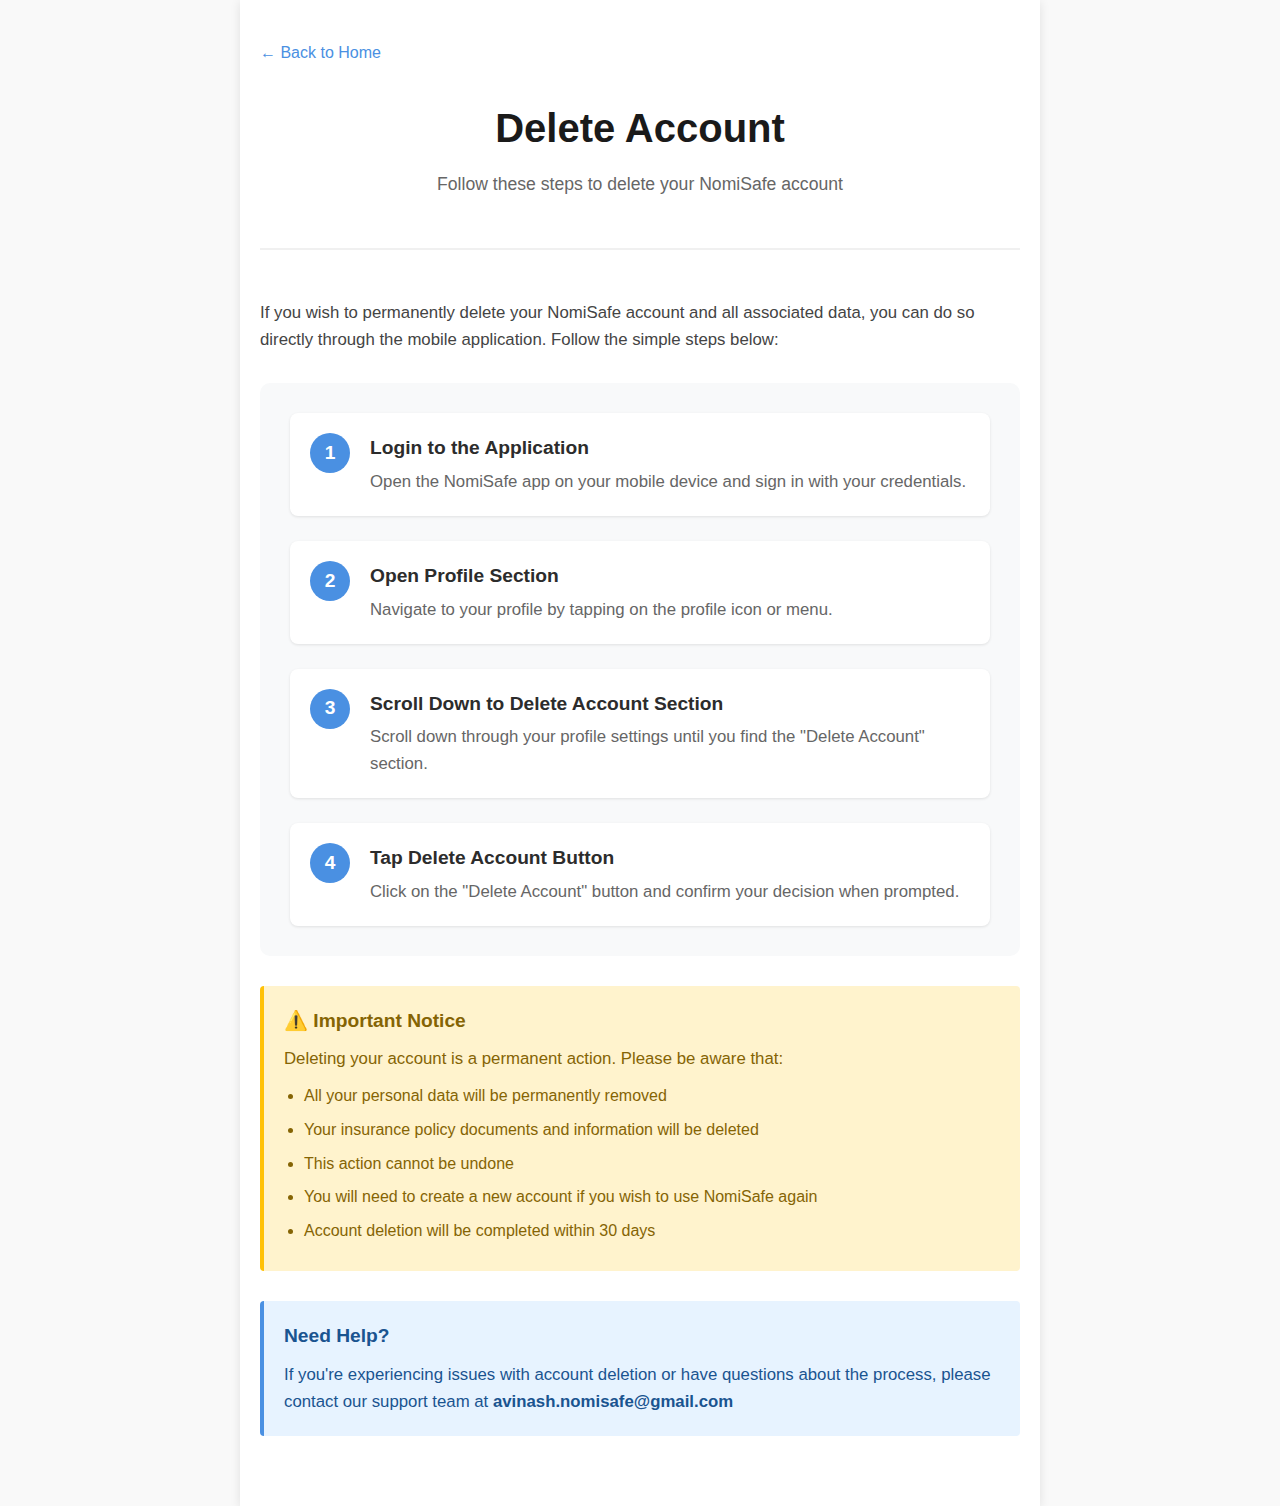
<file: delete-account.html>
<!DOCTYPE html>
<html lang="en">
  <head>
    <meta charset="UTF-8" />
    <meta name="viewport" content="width=device-width, initial-scale=1.0" />
    <title>Delete Account | NomiSafe</title>
    <link
      href="https://framerusercontent.com/images/sbMEOPcZkrafAtpDV2sGovzCQoY.png"
      rel="icon"
      media="(prefers-color-scheme: light)"
    />
    <link
      href="https://framerusercontent.com/images/sbMEOPcZkrafAtpDV2sGovzCQoY.png"
      rel="icon"
      media="(prefers-color-scheme: dark)"
    />
    <style>
      * {
        margin: 0;
        padding: 0;
        box-sizing: border-box;
      }

      body {
        font-family: -apple-system, BlinkMacSystemFont, "Segoe UI", Roboto,
          Oxygen, Ubuntu, Cantarell, "Open Sans", "Helvetica Neue", sans-serif;
        line-height: 1.6;
        color: #333;
        background-color: #f9f9f9;
      }

      .container {
        max-width: 800px;
        margin: 0 auto;
        padding: 40px 20px;
        background-color: white;
        box-shadow: 0 2px 10px rgba(0, 0, 0, 0.1);
        min-height: 100vh;
      }

      header {
        text-align: center;
        margin-bottom: 50px;
        padding-bottom: 30px;
        border-bottom: 2px solid #f0f0f0;
      }

      h1 {
        font-size: 2.5em;
        color: #1a1a1a;
        margin-bottom: 10px;
        font-weight: 700;
      }

      .subtitle {
        color: #666;
        font-size: 1.1em;
        margin-top: 10px;
      }

      h2 {
        font-size: 1.8em;
        color: #2c2c2c;
        margin-top: 40px;
        margin-bottom: 20px;
        font-weight: 600;
      }

      p {
        margin-bottom: 20px;
        color: #444;
        font-size: 1.05em;
      }

      .steps-container {
        background-color: #f8f9fa;
        padding: 30px;
        border-radius: 10px;
        margin: 30px 0;
      }

      .step {
        display: flex;
        align-items: flex-start;
        margin-bottom: 25px;
        padding: 20px;
        background-color: white;
        border-radius: 8px;
        box-shadow: 0 1px 3px rgba(0, 0, 0, 0.1);
      }

      .step:last-child {
        margin-bottom: 0;
      }

      .step-number {
        flex-shrink: 0;
        width: 40px;
        height: 40px;
        background-color: #4a90e2;
        color: white;
        border-radius: 50%;
        display: flex;
        align-items: center;
        justify-content: center;
        font-weight: bold;
        font-size: 1.2em;
        margin-right: 20px;
      }

      .step-content {
        flex: 1;
      }

      .step-title {
        font-size: 1.2em;
        font-weight: 600;
        color: #2c2c2c;
        margin-bottom: 5px;
      }

      .step-description {
        color: #666;
        margin: 0;
      }

      .warning-box {
        background-color: #fff3cd;
        border-left: 4px solid #ffc107;
        padding: 20px;
        margin: 30px 0;
        border-radius: 4px;
      }

      .warning-box h3 {
        color: #856404;
        margin-top: 0;
        margin-bottom: 10px;
        font-size: 1.2em;
      }

      .warning-box p {
        color: #856404;
        margin-bottom: 10px;
      }

      .warning-box ul {
        margin: 10px 0 0 20px;
        color: #856404;
      }

      .warning-box li {
        margin-bottom: 8px;
      }

      .info-box {
        background-color: #e7f3ff;
        border-left: 4px solid #4a90e2;
        padding: 20px;
        margin: 30px 0;
        border-radius: 4px;
      }

      .info-box h3 {
        color: #1a5490;
        margin-top: 0;
        margin-bottom: 10px;
        font-size: 1.2em;
      }

      .info-box p {
        color: #1a5490;
        margin-bottom: 0;
      }

      .back-link {
        display: inline-block;
        margin-bottom: 30px;
        color: #4a90e2;
        text-decoration: none;
        font-weight: 500;
      }

      .back-link:hover {
        text-decoration: underline;
      }

      @media (max-width: 768px) {
        .container {
          padding: 30px 15px;
        }

        h1 {
          font-size: 2em;
        }

        h2 {
          font-size: 1.5em;
        }

        .step {
          padding: 15px;
        }

        .step-number {
          width: 35px;
          height: 35px;
          font-size: 1em;
          margin-right: 15px;
        }

        .step-title {
          font-size: 1.1em;
        }
      }
    </style>
  </head>
  <body>
    <div class="container">
      <a href="index.html" class="back-link">← Back to Home</a>

      <header>
        <h1>Delete Account</h1>
        <p class="subtitle">
          Follow these steps to delete your NomiSafe account
        </p>
      </header>

      <div class="section">
        <p>
          If you wish to permanently delete your NomiSafe account and all
          associated data, you can do so directly through the mobile
          application. Follow the simple steps below:
        </p>
      </div>

      <div class="steps-container">
        <div class="step">
          <div class="step-number">1</div>
          <div class="step-content">
            <div class="step-title">Login to the Application</div>
            <p class="step-description">
              Open the NomiSafe app on your mobile device and sign in with your
              credentials.
            </p>
          </div>
        </div>

        <div class="step">
          <div class="step-number">2</div>
          <div class="step-content">
            <div class="step-title">Open Profile Section</div>
            <p class="step-description">
              Navigate to your profile by tapping on the profile icon or menu.
            </p>
          </div>
        </div>

        <div class="step">
          <div class="step-number">3</div>
          <div class="step-content">
            <div class="step-title">Scroll Down to Delete Account Section</div>
            <p class="step-description">
              Scroll down through your profile settings until you find the
              "Delete Account" section.
            </p>
          </div>
        </div>

        <div class="step">
          <div class="step-number">4</div>
          <div class="step-content">
            <div class="step-title">Tap Delete Account Button</div>
            <p class="step-description">
              Click on the "Delete Account" button and confirm your decision
              when prompted.
            </p>
          </div>
        </div>
      </div>

      <div class="warning-box">
        <h3>⚠️ Important Notice</h3>
        <p>
          Deleting your account is a permanent action. Please be aware that:
        </p>
        <ul>
          <li>All your personal data will be permanently removed</li>
          <li>
            Your insurance policy documents and information will be deleted
          </li>
          <li>This action cannot be undone</li>
          <li>
            You will need to create a new account if you wish to use NomiSafe
            again
          </li>
          <li>Account deletion will be completed within 30 days</li>
        </ul>
      </div>

      <div class="info-box">
        <h3>Need Help?</h3>
        <p>
          If you're experiencing issues with account deletion or have questions
          about the process, please contact our support team at
          <strong>avinash.nomisafe@gmail.com</strong>
        </p>
      </div>
    </div>
  </body>
</html>
</file>
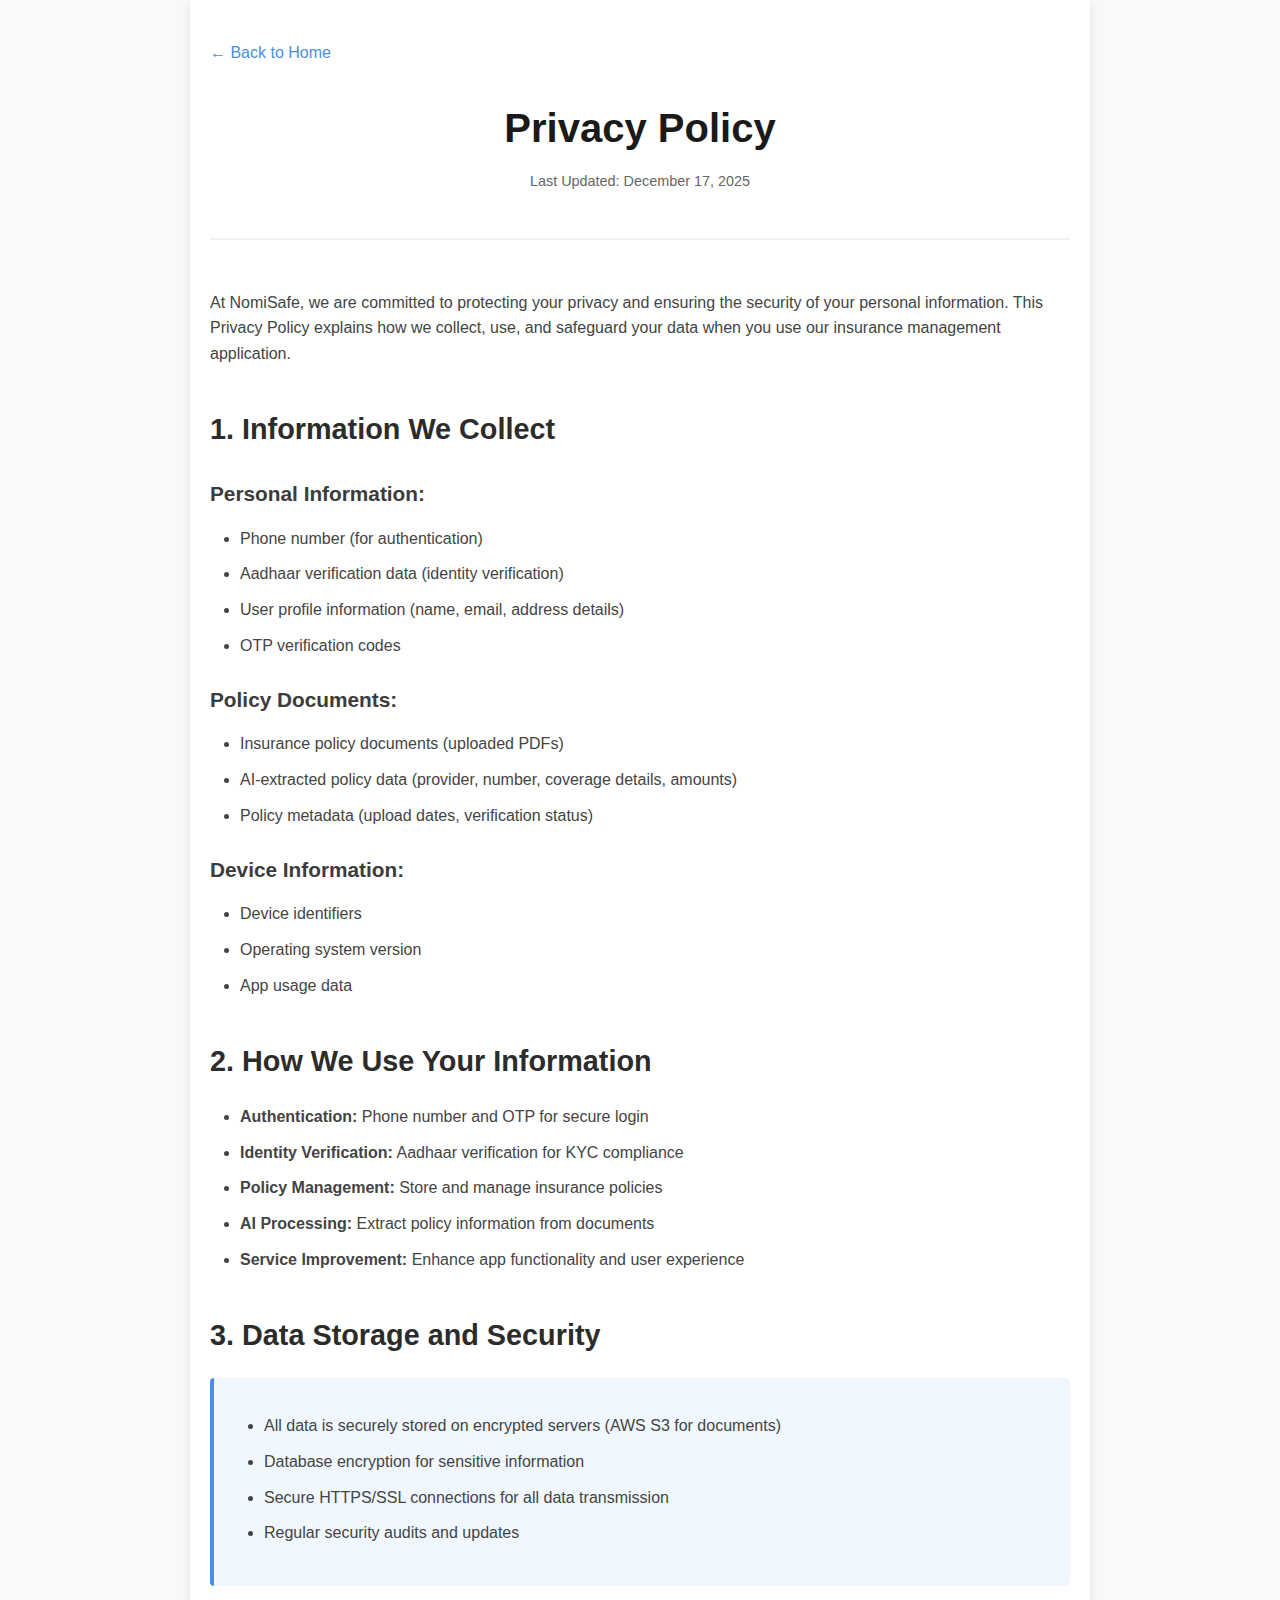
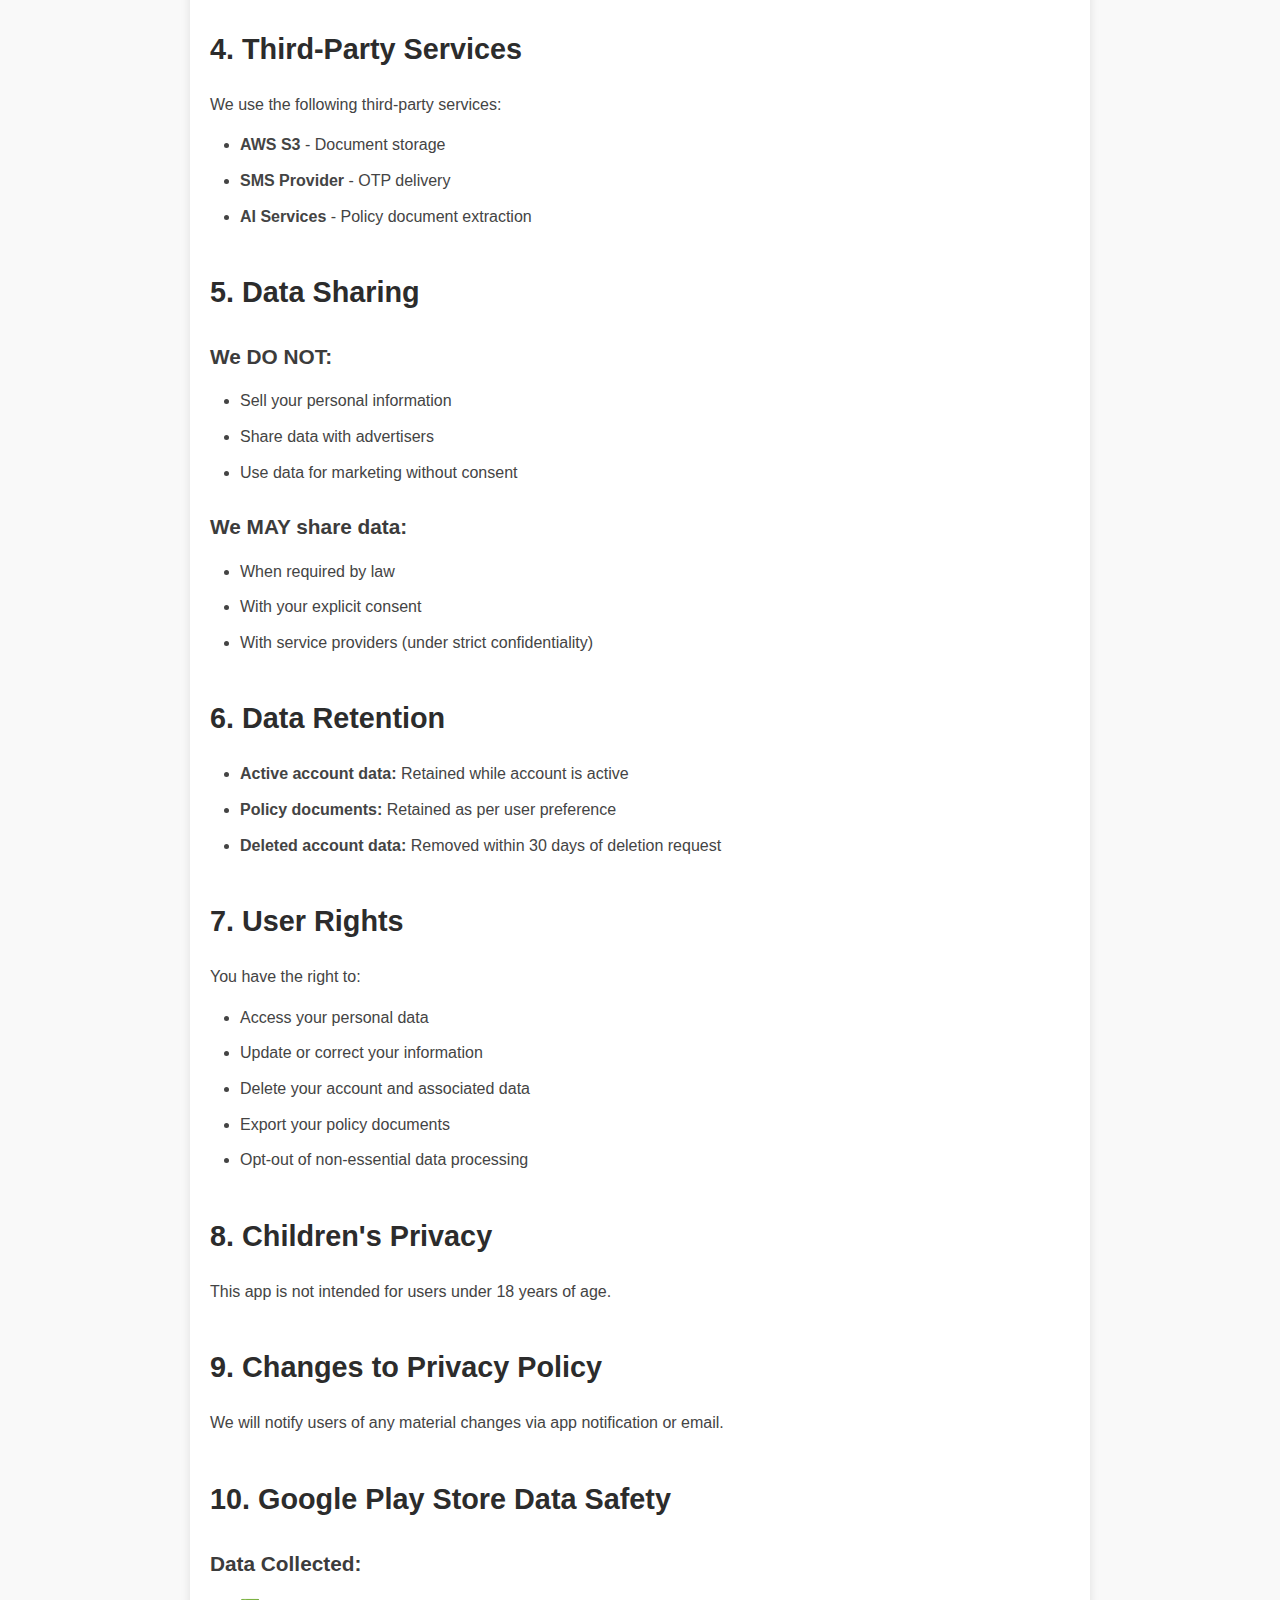
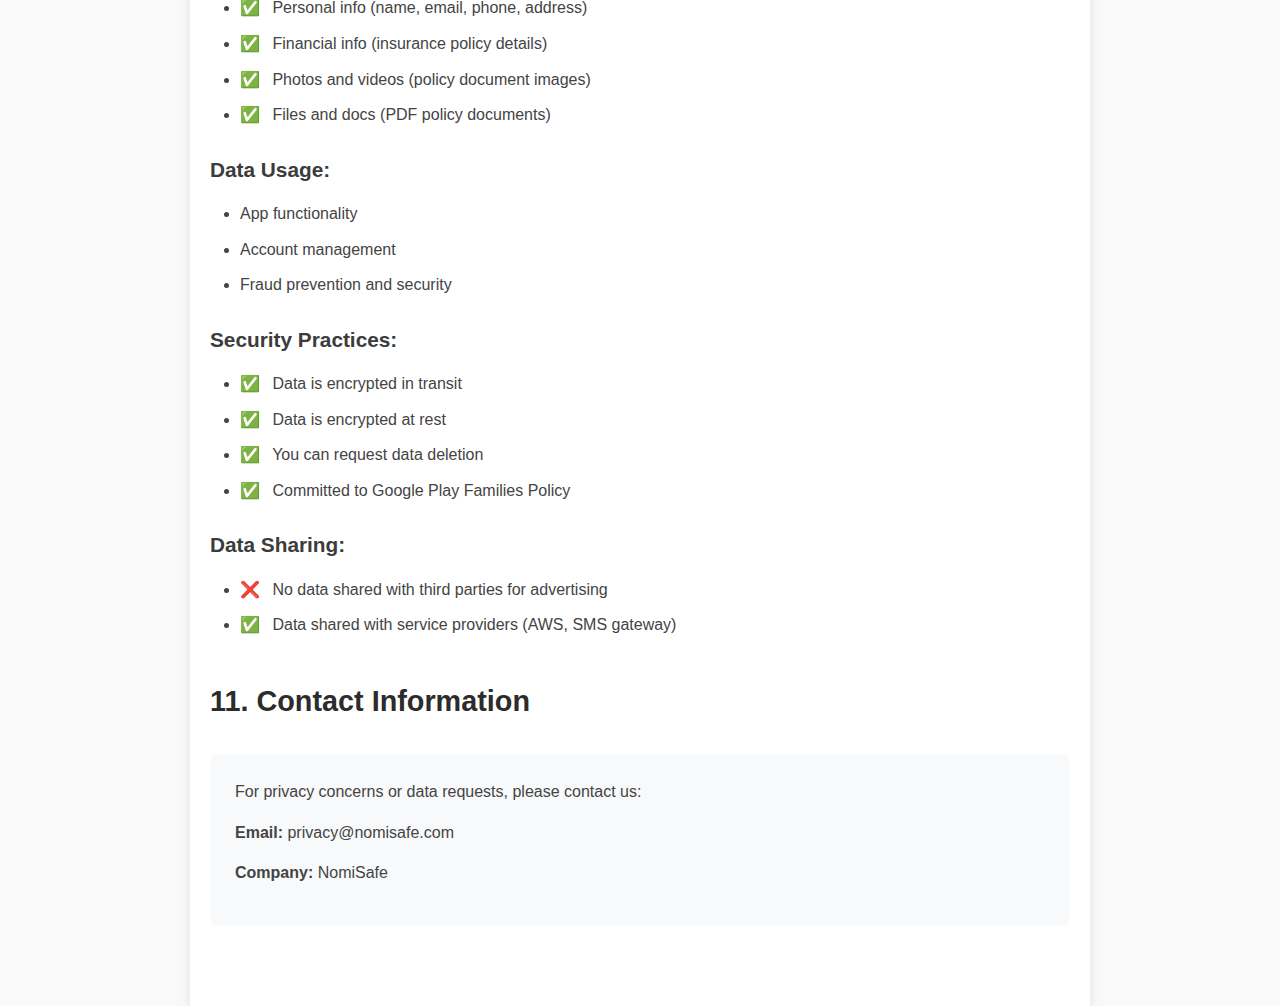
<file: privacy-policy.html>
<!DOCTYPE html>
<html lang="en">
<head>
    <meta charset="UTF-8">
    <meta name="viewport" content="width=device-width, initial-scale=1.0">
    <title>Privacy Policy | NomiSafe</title>
    <link
      href="https://framerusercontent.com/images/sbMEOPcZkrafAtpDV2sGovzCQoY.png"
      rel="icon"
      media="(prefers-color-scheme: light)"
    />
    <link
      href="https://framerusercontent.com/images/sbMEOPcZkrafAtpDV2sGovzCQoY.png"
      rel="icon"
      media="(prefers-color-scheme: dark)"
    />
    <style>
        * {
            margin: 0;
            padding: 0;
            box-sizing: border-box;
        }

        body {
            font-family: -apple-system, BlinkMacSystemFont, 'Segoe UI', Roboto, Oxygen, Ubuntu, Cantarell, 'Open Sans', 'Helvetica Neue', sans-serif;
            line-height: 1.6;
            color: #333;
            background-color: #f9f9f9;
        }

        .container {
            max-width: 900px;
            margin: 0 auto;
            padding: 40px 20px;
            background-color: white;
            box-shadow: 0 2px 10px rgba(0, 0, 0, 0.1);
        }

        header {
            text-align: center;
            margin-bottom: 50px;
            padding-bottom: 30px;
            border-bottom: 2px solid #f0f0f0;
        }

        h1 {
            font-size: 2.5em;
            color: #1a1a1a;
            margin-bottom: 10px;
            font-weight: 700;
        }

        .last-updated {
            color: #666;
            font-size: 0.9em;
            margin-top: 10px;
        }

        h2 {
            font-size: 1.8em;
            color: #2c2c2c;
            margin-top: 40px;
            margin-bottom: 20px;
            font-weight: 600;
        }

        h3 {
            font-size: 1.3em;
            color: #3c3c3c;
            margin-top: 25px;
            margin-bottom: 15px;
            font-weight: 600;
        }

        p {
            margin-bottom: 15px;
            color: #444;
        }

        ul {
            margin: 15px 0 20px 30px;
        }

        li {
            margin-bottom: 10px;
            color: #444;
        }

        .section {
            margin-bottom: 40px;
        }

        .highlight {
            background-color: #f0f7ff;
            padding: 20px;
            border-left: 4px solid #4a90e2;
            margin: 20px 0;
            border-radius: 4px;
        }

        .icon {
            display: inline-block;
            margin-right: 8px;
        }

        .contact-box {
            background-color: #f8f9fa;
            padding: 25px;
            border-radius: 8px;
            margin-top: 30px;
        }

        .back-link {
            display: inline-block;
            margin-bottom: 30px;
            color: #4a90e2;
            text-decoration: none;
            font-weight: 500;
        }

        .back-link:hover {
            text-decoration: underline;
        }

        @media (max-width: 768px) {
            .container {
                padding: 30px 15px;
            }

            h1 {
                font-size: 2em;
            }

            h2 {
                font-size: 1.5em;
            }

            h3 {
                font-size: 1.2em;
            }
        }
    </style>
</head>
<body>
    <div class="container">
        <a href="index.html" class="back-link">← Back to Home</a>
        
        <header>
            <h1>Privacy Policy</h1>
            <p class="last-updated">Last Updated: December 17, 2025</p>
        </header>

        <div class="section">
            <p>At NomiSafe, we are committed to protecting your privacy and ensuring the security of your personal information. This Privacy Policy explains how we collect, use, and safeguard your data when you use our insurance management application.</p>
        </div>

        <div class="section">
            <h2>1. Information We Collect</h2>
            
            <h3>Personal Information:</h3>
            <ul>
                <li>Phone number (for authentication)</li>
                <li>Aadhaar verification data (identity verification)</li>
                <li>User profile information (name, email, address details)</li>
                <li>OTP verification codes</li>
            </ul>

            <h3>Policy Documents:</h3>
            <ul>
                <li>Insurance policy documents (uploaded PDFs)</li>
                <li>AI-extracted policy data (provider, number, coverage details, amounts)</li>
                <li>Policy metadata (upload dates, verification status)</li>
            </ul>

            <h3>Device Information:</h3>
            <ul>
                <li>Device identifiers</li>
                <li>Operating system version</li>
                <li>App usage data</li>
            </ul>
        </div>

        <div class="section">
            <h2>2. How We Use Your Information</h2>
            <ul>
                <li><strong>Authentication:</strong> Phone number and OTP for secure login</li>
                <li><strong>Identity Verification:</strong> Aadhaar verification for KYC compliance</li>
                <li><strong>Policy Management:</strong> Store and manage insurance policies</li>
                <li><strong>AI Processing:</strong> Extract policy information from documents</li>
                <li><strong>Service Improvement:</strong> Enhance app functionality and user experience</li>
            </ul>
        </div>

        <div class="section">
            <h2>3. Data Storage and Security</h2>
            <div class="highlight">
                <ul>
                    <li>All data is securely stored on encrypted servers (AWS S3 for documents)</li>
                    <li>Database encryption for sensitive information</li>
                    <li>Secure HTTPS/SSL connections for all data transmission</li>
                    <li>Regular security audits and updates</li>
                </ul>
            </div>
        </div>

        <div class="section">
            <h2>4. Third-Party Services</h2>
            <p>We use the following third-party services:</p>
            <ul>
                <li><strong>AWS S3</strong> - Document storage</li>
                <li><strong>SMS Provider</strong> - OTP delivery</li>
                <li><strong>AI Services</strong> - Policy document extraction</li>
            </ul>
        </div>

        <div class="section">
            <h2>5. Data Sharing</h2>
            
            <h3>We DO NOT:</h3>
            <ul>
                <li>Sell your personal information</li>
                <li>Share data with advertisers</li>
                <li>Use data for marketing without consent</li>
            </ul>

            <h3>We MAY share data:</h3>
            <ul>
                <li>When required by law</li>
                <li>With your explicit consent</li>
                <li>With service providers (under strict confidentiality)</li>
            </ul>
        </div>

        <div class="section">
            <h2>6. Data Retention</h2>
            <ul>
                <li><strong>Active account data:</strong> Retained while account is active</li>
                <li><strong>Policy documents:</strong> Retained as per user preference</li>
                <li><strong>Deleted account data:</strong> Removed within 30 days of deletion request</li>
            </ul>
        </div>

        <div class="section">
            <h2>7. User Rights</h2>
            <p>You have the right to:</p>
            <ul>
                <li>Access your personal data</li>
                <li>Update or correct your information</li>
                <li>Delete your account and associated data</li>
                <li>Export your policy documents</li>
                <li>Opt-out of non-essential data processing</li>
            </ul>
        </div>

        <div class="section">
            <h2>8. Children's Privacy</h2>
            <p>This app is not intended for users under 18 years of age.</p>
        </div>

        <div class="section">
            <h2>9. Changes to Privacy Policy</h2>
            <p>We will notify users of any material changes via app notification or email.</p>
        </div>

        <div class="section">
            <h2>10. Google Play Store Data Safety</h2>
            
            <h3>Data Collected:</h3>
            <ul>
                <li><span class="icon">✅</span> Personal info (name, email, phone, address)</li>
                <li><span class="icon">✅</span> Financial info (insurance policy details)</li>
                <li><span class="icon">✅</span> Photos and videos (policy document images)</li>
                <li><span class="icon">✅</span> Files and docs (PDF policy documents)</li>
            </ul>

            <h3>Data Usage:</h3>
            <ul>
                <li>App functionality</li>
                <li>Account management</li>
                <li>Fraud prevention and security</li>
            </ul>

            <h3>Security Practices:</h3>
            <ul>
                <li><span class="icon">✅</span> Data is encrypted in transit</li>
                <li><span class="icon">✅</span> Data is encrypted at rest</li>
                <li><span class="icon">✅</span> You can request data deletion</li>
                <li><span class="icon">✅</span> Committed to Google Play Families Policy</li>
            </ul>

            <h3>Data Sharing:</h3>
            <ul>
                <li><span class="icon">❌</span> No data shared with third parties for advertising</li>
                <li><span class="icon">✅</span> Data shared with service providers (AWS, SMS gateway)</li>
            </ul>
        </div>

        <div class="section">
            <h2>11. Contact Information</h2>
            <div class="contact-box">
                <p>For privacy concerns or data requests, please contact us:</p>
                <p><strong>Email:</strong> privacy@nomisafe.com</p>
                <p><strong>Company:</strong> NomiSafe</p>
            </div>
        </div>
    </div>
</body>
</html>
</file>
